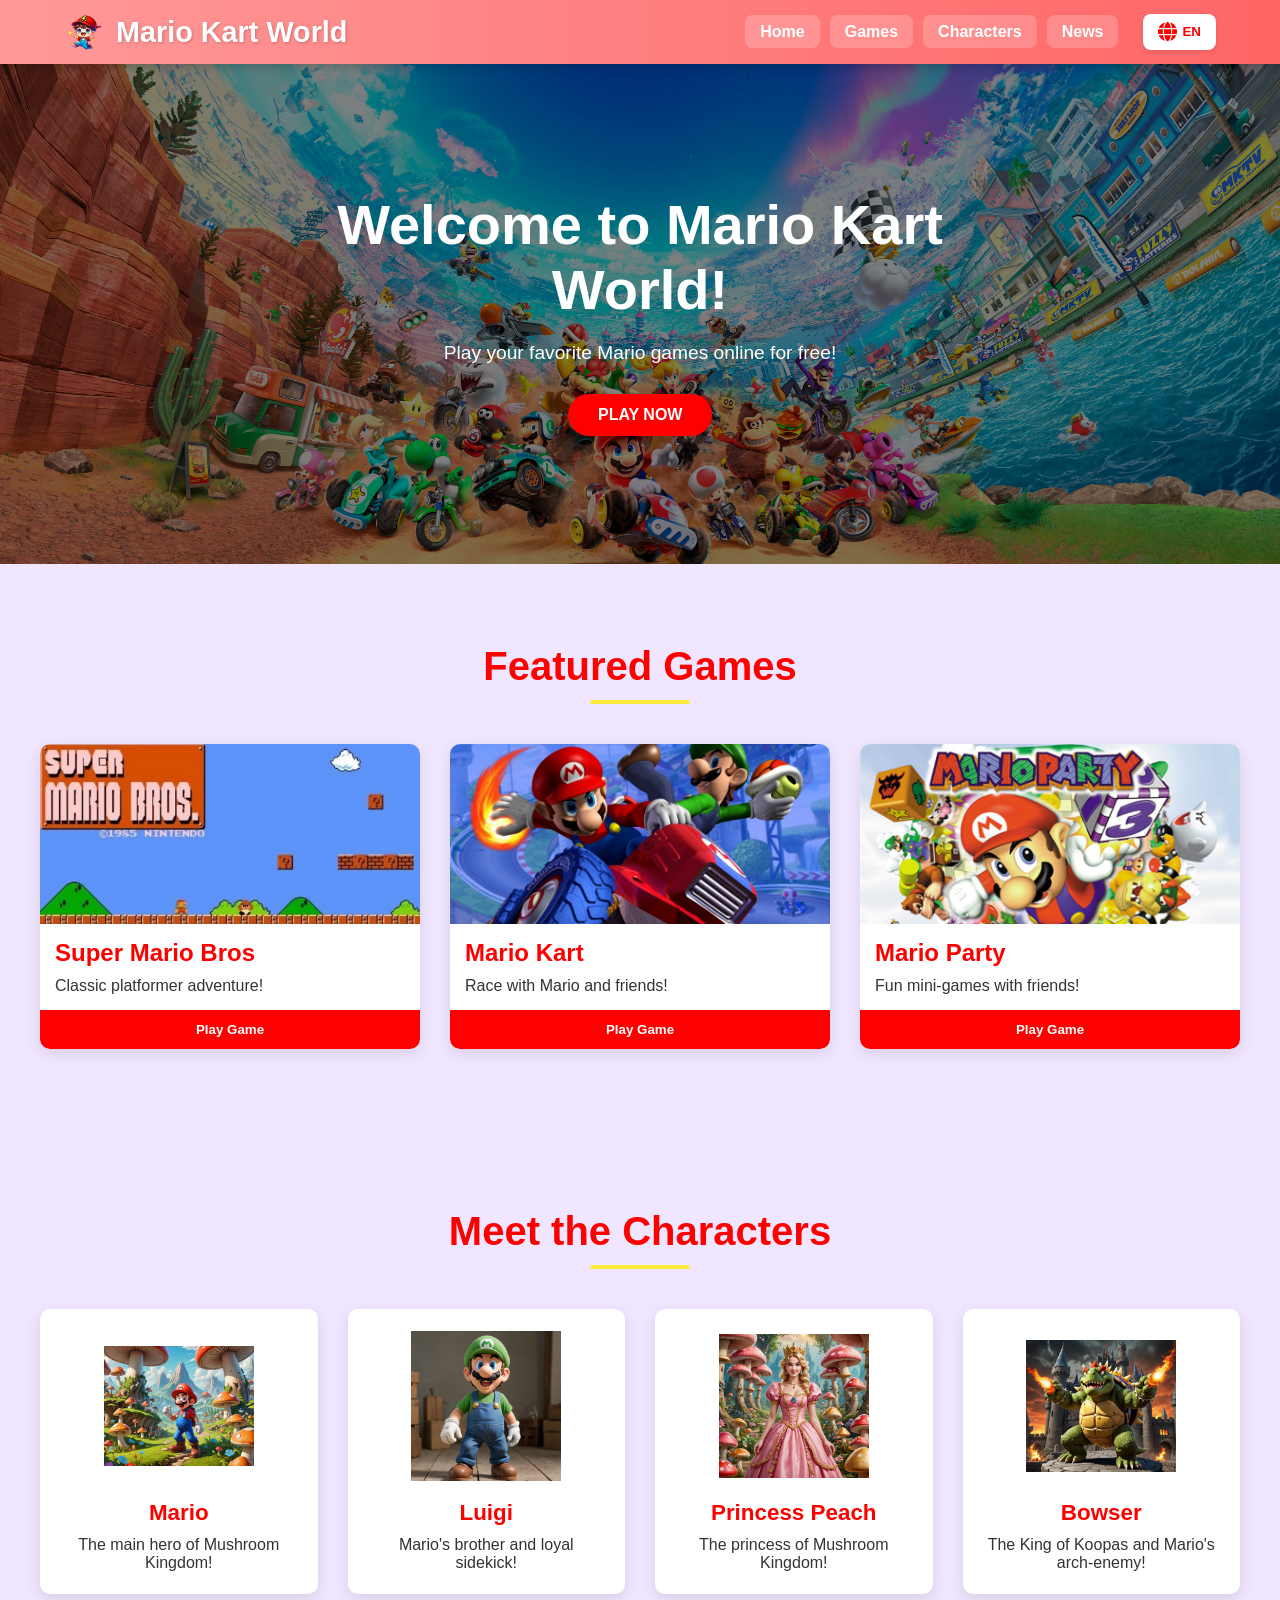
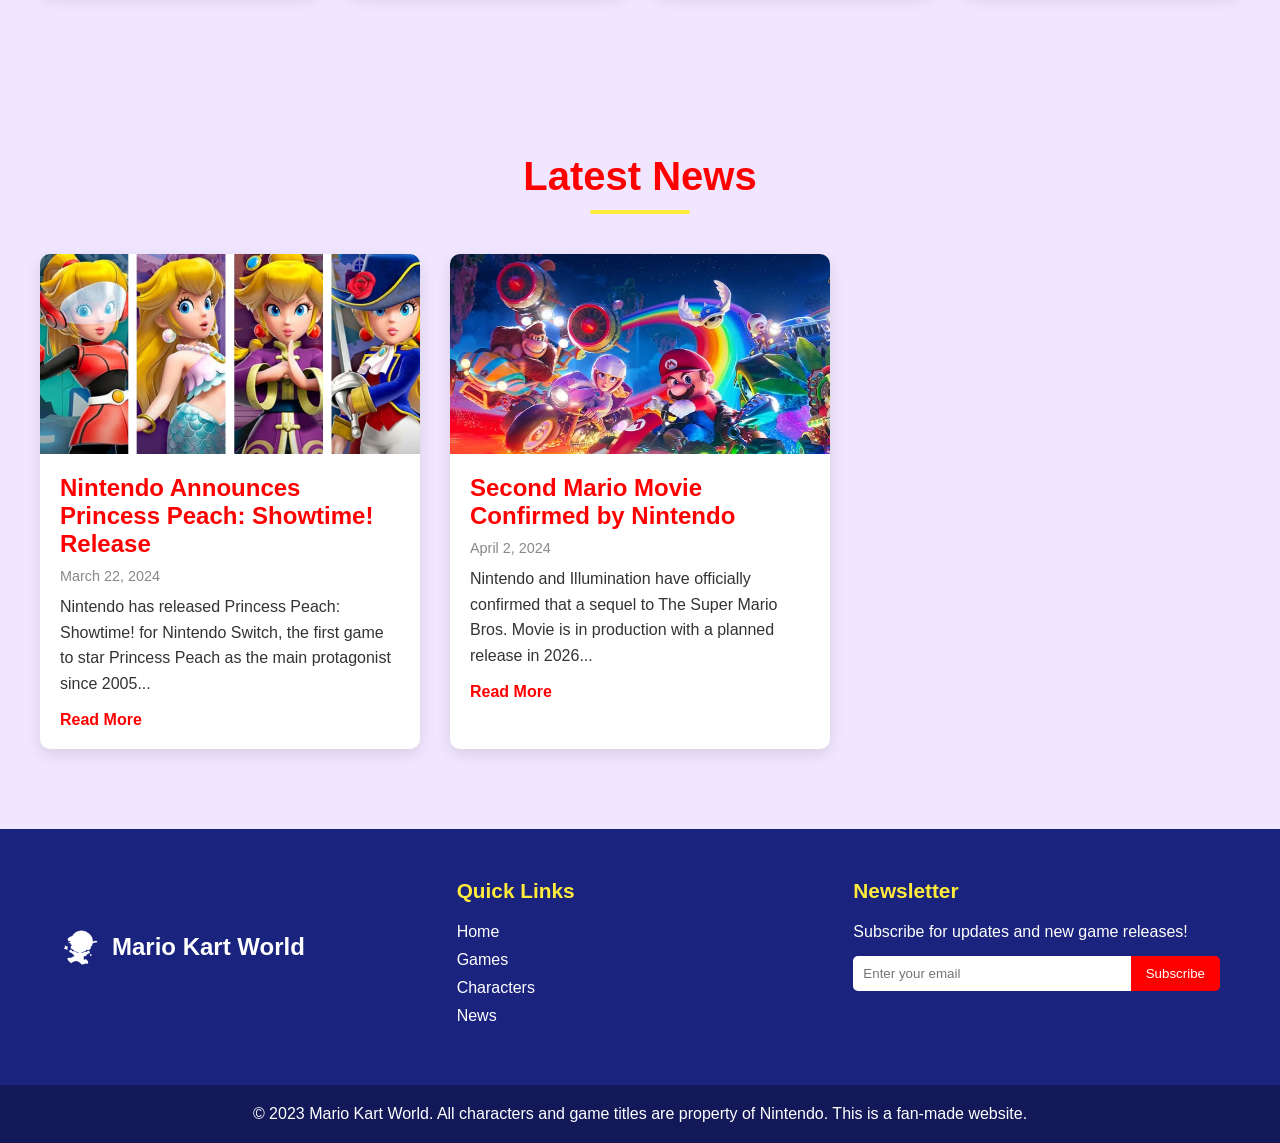
<file: index.html>
<!DOCTYPE html>
<html lang="en">
<head>
    <!-- Google tag (gtag.js) -->
    <script async src="https://www.googletagmanager.com/gtag/js?id=G-Q4ZQSZ8SS9"></script>
    <script>
      window.dataLayer = window.dataLayer || [];
      function gtag(){dataLayer.push(arguments);}
      gtag('js', new Date());

      gtag('config', 'G-Q4ZQSZ8SS9');
    </script>
    <meta charset="UTF-8">
    <meta name="viewport" content="width=device-width, initial-scale=1.0">
    <title>Mario Kart World</title>
    <link rel="stylesheet" href="css/style.css">
    <!-- 字体图标库 -->
    <link rel="stylesheet" href="https://cdnjs.cloudflare.com/ajax/libs/font-awesome/6.0.0-beta3/css/all.min.css">
</head>
<body>
    <!-- 导航栏 -->
    <header>
        <div class="logo">
            <img src="images/logo.png" alt="Mario Kart World Logo">
            <h1>Mario Kart World</h1>
        </div>
        <nav>
            <ul class="nav-links">
                <li><a href="#" class="lang-home">Home</a></li>
                <li><a href="#games" class="lang-games">Games</a></li>
                <li><a href="#characters" class="lang-characters">Characters</a></li>
                <li><a href="#news" class="lang-news">News</a></li>
            </ul>
            <!-- 语言选择按钮 -->
            <div class="language-selector">
                <button id="language-btn">
                    <i class="fas fa-globe"></i>
                    <span class="current-lang">EN</span>
                </button>
                <div class="language-dropdown">
                    <a href="#" data-lang="en">English</a>
                    <a href="#" data-lang="zh">中文</a>
                </div>
            </div>
        </nav>
        <div class="menu-toggle">
            <i class="fas fa-bars"></i>
        </div>
    </header>

    <!-- 英雄区域 -->
    <section class="hero">
        <div class="hero-content">
            <h2 class="lang-hero-title">Welcome to Mario Kart World!</h2>
            <p class="lang-hero-desc">Play your favorite Mario games online for free!</p>
            <a href="https://jcw87.github.io/c2-smb1/" class="btn lang-play-now" target="_blank">Play Now</a>
        </div>
    </section>

    <!-- 游戏区域 -->
    <section id="games" class="games-section">
        <h2 class="section-title lang-games-title">Featured Games</h2>
        <div class="games-container">
            <div class="game-card">
                <div class="game-thumbnail">
                    <img src="images/game1.jpg" alt="Super Mario Bros">
                </div>
                <h3>Super Mario Bros</h3>
                <p class="lang-game1-desc">Classic platformer adventure!</p>
                <button class="play-btn lang-play-game" data-game="https://jcw87.github.io/c2-smb1/">Play Game</button>
            </div>
            <div class="game-card">
                <div class="game-thumbnail">
                    <img src="images/game2.jpg" alt="Mario Kart">
                </div>
                <h3>Mario Kart</h3>
                <p class="lang-game2-desc">Race with Mario and friends!</p>
                <button class="play-btn lang-play-game" data-game="game2.html">Play Game</button>
            </div>
            <div class="game-card">
                <div class="game-thumbnail">
                    <img src="images/game3.jpg" alt="Mario Party">
                </div>
                <h3>Mario Party</h3>
                <p class="lang-game3-desc">Fun mini-games with friends!</p>
                <button class="play-btn lang-play-game" data-game="game3.html">Play Game</button>
            </div>
        </div>
    </section>

    <!-- 游戏展示区 (iframe) -->
    <section id="game-display" class="game-display hidden">
        <div class="game-container">
            <div class="game-header">
                <h3 id="current-game-title">Game Title</h3>
                <button id="close-game"><i class="fas fa-times"></i></button>
            </div>
            <div class="iframe-container">
                <iframe id="game-iframe" src="" frameborder="0" allowfullscreen></iframe>
                <div class="loading-spinner">
                    <i class="fas fa-spinner fa-spin"></i>
                    <p class="lang-loading">Loading...</p>
                </div>
            </div>
            <div class="game-controls">
                <button id="fullscreen-btn"><i class="fas fa-expand"></i> <span class="lang-fullscreen">Fullscreen</span></button>
            </div>
        </div>
    </section>

    <!-- 角色区域 -->
    <section id="characters" class="characters-section">
        <h2 class="section-title lang-characters-title">Meet the Characters</h2>
        <div class="characters-container">
            <div class="character-card">
                <img src="images/characters/mario.png" alt="Mario">
                <h3>Mario</h3>
                <p class="lang-mario-desc">The main hero of Mushroom Kingdom!</p>
            </div>
            <div class="character-card">
                <img src="images/characters/luigi.png" alt="Luigi">
                <h3>Luigi</h3>
                <p class="lang-luigi-desc">Mario's brother and loyal sidekick!</p>
            </div>
            <div class="character-card">
                <img src="images/characters/peach.png" alt="Princess Peach">
                <h3>Princess Peach</h3>
                <p class="lang-peach-desc">The princess of Mushroom Kingdom!</p>
            </div>
            <div class="character-card">
                <img src="images/characters/bowser.png" alt="Bowser">
                <h3>Bowser</h3>
                <p class="lang-bowser-desc">The King of Koopas and Mario's arch-enemy!</p>
            </div>
        </div>
    </section>

    <!-- 新闻区域 -->
    <section id="news" class="news-section">
        <h2 class="section-title lang-news-title">Latest News</h2>
        <div class="news-container">
            <div class="news-card">
                <div class="news-image">
                    <img src="images/news1.jpg" alt="News 1">
                </div>
                <div class="news-content">
                    <h3 class="lang-news1-title">Nintendo Announces Princess Peach: Showtime! Release</h3>
                    <p class="news-date">March 22, 2024</p>
                    <p class="news-excerpt lang-news1-excerpt">Nintendo has released Princess Peach: Showtime! for Nintendo Switch, the first game to star Princess Peach as the main protagonist since 2005...</p>
                    <a href="#" class="read-more lang-read-more">Read More</a>
                </div>
            </div>
            <div class="news-card">
                <div class="news-image">
                    <img src="images/news2.jpg" alt="News 2">
                </div>
                <div class="news-content">
                    <h3 class="lang-news2-title">Second Mario Movie Confirmed by Nintendo</h3>
                    <p class="news-date">April 2, 2024</p>
                    <p class="news-excerpt lang-news2-excerpt">Nintendo and Illumination have officially confirmed that a sequel to The Super Mario Bros. Movie is in production with a planned release in 2026...</p>
                    <a href="#" class="read-more lang-read-more">Read More</a>
                </div>
            </div>
        </div>
    </section>

    <!-- 页脚 -->
    <footer>
        <div class="footer-content">
            <div class="footer-logo">
                <img src="images/logo-small.png" alt="Mario Kart World">
                <p>Mario Kart World</p>
            </div>
            <div class="footer-links">
                <h3 class="lang-quick-links">Quick Links</h3>
                <ul>
                    <li><a href="#" class="lang-home">Home</a></li>
                    <li><a href="#games" class="lang-games">Games</a></li>
                    <li><a href="#characters" class="lang-characters">Characters</a></li>
                    <li><a href="#news" class="lang-news">News</a></li>
                </ul>
            </div>
            <div class="footer-newsletter">
                <h3 class="lang-newsletter">Newsletter</h3>
                <p class="lang-newsletter-desc">Subscribe for updates and new game releases!</p>
                <form>
                    <input type="email" placeholder="Enter your email" required>
                    <button type="submit" class="lang-subscribe">Subscribe</button>
                </form>
            </div>
        </div>
        <div class="footer-bottom">
            <p class="lang-copyright">© 2023 Mario Kart World. All characters and game titles are property of Nintendo. This is a fan-made website.</p>
        </div>
    </footer>

    <!-- JavaScript -->
    <script src="js/main.js"></script>
    <script src="js/language.js"></script>
</body>
</html>
</file>
<file: css/style.css>
/* 全局样式 */
:root {
    /* 定义主题颜色变量 */
    --primary-color: #ff0000; /* 马里奥红 */
    --secondary-color: #4caf50; /* 绿色管道 */
    --accent-color: #ffeb3b; /* 金币黄 */
    --dark-color: #333;
    --light-color: #f5f5f5;
    --text-color: #333;
    --background-color: #e7f5ff; /* 浅蓝色背景，类似马里奥的天空 */
}

* {
    margin: 0;
    padding: 0;
    box-sizing: border-box;
    font-family: 'Arial', sans-serif;
}

body {
    color: var(--text-color);
    background-color: var(--background-color);
    overflow-x: hidden;
}

.hidden {
    display: none !important;
}

/* 容器通用样式 */
.container {
    width: 100%;
    max-width: 1200px;
    margin: 0 auto;
    padding: 0 20px;
}

/* 标题样式 */
.section-title {
    text-align: center;
    margin-bottom: 40px;
    color: var(--primary-color);
    font-size: 2.5rem;
    position: relative;
    padding-bottom: 15px;
}

.section-title::after {
    content: '';
    position: absolute;
    bottom: 0;
    left: 50%;
    transform: translateX(-50%);
    width: 100px;
    height: 4px;
    background-color: var(--accent-color);
    border-radius: 2px;
}

/* 按钮样式 */
.btn {
    display: inline-block;
    padding: 12px 30px;
    background-color: var(--primary-color);
    color: white;
    border: none;
    border-radius: 25px;
    font-size: 1rem;
    font-weight: bold;
    text-transform: uppercase;
    text-decoration: none;
    cursor: pointer;
    transition: all 0.3s ease;
    box-shadow: 0 4px 6px rgba(0, 0, 0, 0.1);
}

.btn:hover {
    background-color: #e60000;
    transform: translateY(-3px);
    box-shadow: 0 6px 10px rgba(0, 0, 0, 0.15);
}

/* 导航栏样式 */
header {
    background: linear-gradient(to right, #ff9999, #ff6666); /* 更淡的马里奥红色渐变 */
    box-shadow: 0 2px 10px rgba(0, 0, 0, 0.2);
    position: sticky;
    top: 0;
    z-index: 1000;
    display: flex;
    justify-content: space-between;
    align-items: center;
    padding: 12px 5%;
}

.logo {
    display: flex;
    align-items: center;
    background-color: transparent;
    padding: 0;
    border-radius: 0;
    box-shadow: none;
}

.logo img {
    height: 40px;
    margin-right: 12px;
    object-fit: contain;
}

.logo h1 {
    font-size: 1.8rem;
    color: white;
    font-weight: bold;
    text-shadow: 1px 1px 3px rgba(0, 0, 0, 0.2);
}

nav {
    display: flex;
    align-items: center;
}

.nav-links {
    display: flex;
    list-style: none;
}

.nav-links li a {
    text-decoration: none;
    color: white;
    font-weight: 600;
    padding: 8px 15px;
    margin: 0 5px;
    transition: all 0.3s ease;
    border-radius: 8px;
    background-color: rgba(255, 255, 255, 0.2);
}

.nav-links li a:hover {
    color: var(--primary-color);
    background-color: white;
    box-shadow: 0 2px 5px rgba(0, 0, 0, 0.1);
}

/* 语言选择器样式 */
.language-selector {
    position: relative;
    margin-left: 20px;
}

#language-btn {
    display: flex;
    align-items: center;
    background-color: white;
    border: none;
    cursor: pointer;
    padding: 8px 15px;
    color: var(--primary-color);
    font-weight: 600;
    border-radius: 8px;
    transition: all 0.3s ease;
    box-shadow: 0 2px 5px rgba(0, 0, 0, 0.1);
}

#language-btn:hover {
    background-color: #f8f8f8;
    transform: translateY(-2px);
    box-shadow: 0 4px 8px rgba(0, 0, 0, 0.15);
}

#language-btn i {
    margin-right: 5px;
    font-size: 1.2rem;
}

.language-dropdown {
    position: absolute;
    top: calc(100% + 5px);
    right: 0;
    background-color: white;
    box-shadow: 0 5px 15px rgba(0, 0, 0, 0.15);
    border-radius: 8px;
    z-index: 100;
    width: 150px;
    display: none;
    overflow: hidden;
}

.language-dropdown.active {
    display: block;
}

.language-dropdown a {
    display: block;
    padding: 12px 15px;
    text-decoration: none;
    color: var(--dark-color);
    transition: all 0.2s ease;
    border-bottom: 1px solid #f0f0f0;
}

.language-dropdown a:last-child {
    border-bottom: none;
}

.language-dropdown a:hover {
    background-color: #f8f8f8;
    color: var(--primary-color);
}

/* 移动设备菜单切换 */
.menu-toggle {
    display: none;
    font-size: 1.5rem;
    cursor: pointer;
    color: #333; /* 深色图标 */
}

/* 英雄区域样式 */
.hero {
    height: 500px;
    background-image: linear-gradient(rgba(0, 0, 0, 0.5), rgba(0, 0, 0, 0.5)), url('../images/首页轮播图.jpg');
    background-size: cover;
    background-position: center;
    color: white;
    display: flex;
    align-items: center;
    justify-content: center;
    text-align: center;
}

.hero-content {
    max-width: 800px;
    padding: 0 20px;
}

.hero-content h2 {
    font-size: 3.5rem;
    margin-bottom: 20px;
    animation: fadeInDown 1s ease-out;
}

.hero-content p {
    font-size: 1.2rem;
    margin-bottom: 30px;
    animation: fadeInUp 1s ease-out;
}

.hero-content .btn {
    animation: bounceIn 1s ease-out 0.5s;
    animation-fill-mode: both;
}

/* 游戏区域样式 */
.games-section {
    padding: 80px 20px;
    background-color: #f0e6ff; /* 轻柔的紫色，统一配色 */
}

.games-container {
    display: grid;
    grid-template-columns: repeat(auto-fill, minmax(300px, 1fr));
    gap: 30px;
    max-width: 1200px;
    margin: 0 auto;
}

.game-card {
    background-color: white;
    border-radius: 10px;
    overflow: hidden;
    box-shadow: 0 5px 15px rgba(0, 0, 0, 0.1);
    transition: transform 0.3s ease, box-shadow 0.3s ease;
}

.game-card:hover {
    transform: translateY(-10px);
    box-shadow: 0 15px 30px rgba(0, 0, 0, 0.15);
}

.game-thumbnail {
    width: 100%;
    height: 180px;
    overflow: hidden;
}

.game-thumbnail img {
    width: 100%;
    height: 100%;
    object-fit: cover;
    transition: transform 0.5s ease;
}

.game-card:hover .game-thumbnail img {
    transform: scale(1.1);
}

.game-card h3 {
    padding: 15px 15px 10px;
    color: var(--primary-color);
    font-size: 1.5rem;
}

.game-card p {
    padding: 0 15px 15px;
    color: var(--text-color);
}

.play-btn {
    display: block;
    width: 100%;
    padding: 12px;
    background-color: var(--primary-color);
    color: white;
    border: none;
    font-weight: bold;
    cursor: pointer;
    transition: background-color 0.3s ease;
}

.play-btn:hover {
    background-color: #e60000;
}

/* 游戏展示区样式 */
.game-display {
    position: fixed;
    top: 0;
    left: 0;
    right: 0;
    bottom: 0;
    background-color: rgba(0, 0, 0, 0.9);
    z-index: 2000;
    display: flex;
    align-items: center;
    justify-content: center;
}

.game-container {
    width: 90%;
    max-width: 1000px;
    background-color: white;
    border-radius: 10px;
    overflow: hidden;
}

.game-header {
    display: flex;
    justify-content: space-between;
    align-items: center;
    padding: 15px 20px;
    background-color: var(--primary-color);
    color: white;
}

.game-header h3 {
    font-size: 1.5rem;
}

#close-game {
    background: transparent;
    border: none;
    color: white;
    font-size: 1.5rem;
    cursor: pointer;
}

.iframe-container {
    position: relative;
    width: 100%;
    height: 0;
    padding-bottom: 56.25%; /* 16:9 宽高比 */
}

#game-iframe {
    position: absolute;
    top: 0;
    left: 0;
    width: 100%;
    height: 100%;
    background-color: black;
}

.loading-spinner {
    position: absolute;
    top: 0;
    left: 0;
    width: 100%;
    height: 100%;
    display: flex;
    flex-direction: column;
    justify-content: center;
    align-items: center;
    background-color: rgba(0, 0, 0, 0.7);
    color: white;
}

.loading-spinner i {
    font-size: 3rem;
    margin-bottom: 10px;
}

.game-controls {
    padding: 15px;
    display: flex;
    justify-content: flex-end;
}

#fullscreen-btn {
    padding: 8px 15px;
    background-color: var(--secondary-color);
    color: white;
    border: none;
    border-radius: 5px;
    cursor: pointer;
    display: flex;
    align-items: center;
}

#fullscreen-btn i {
    margin-right: 5px;
}

/* 角色区域样式 */
.characters-section {
    padding: 80px 20px;
    background-color: #f0e6ff; /* 轻柔的紫色，类似夜晚的马里奥世界 */
}

.characters-container {
    display: grid;
    grid-template-columns: repeat(auto-fill, minmax(250px, 1fr));
    gap: 30px;
    max-width: 1200px;
    margin: 0 auto;
}

.character-card {
    text-align: center;
    padding: 20px;
    background-color: white;
    border-radius: 10px;
    box-shadow: 0 5px 15px rgba(0, 0, 0, 0.1);
    transition: transform 0.3s ease, box-shadow 0.3s ease;
    border: 2px solid transparent;
}

.character-card:hover {
    transform: translateY(-10px);
    border-color: var(--primary-color);
    box-shadow: 0 15px 30px rgba(255, 0, 0, 0.2);
}

.character-card img {
    width: 150px;
    height: 150px;
    object-fit: contain;
    margin-bottom: 15px;
    transition: transform 0.5s ease;
}

.character-card:hover img {
    transform: scale(1.1);
}

.character-card h3 {
    color: var(--primary-color);
    margin-bottom: 10px;
    font-size: 1.4rem;
}

.character-card p {
    color: var(--text-color);
}

/* 新闻区域样式 */
.news-section {
    padding: 80px 20px;
    background-color: #f0e6ff; /* 轻柔的紫色，统一配色 */
}

.news-container {
    display: grid;
    grid-template-columns: repeat(auto-fill, minmax(350px, 1fr));
    gap: 30px;
    max-width: 1200px;
    margin: 0 auto;
}

.news-card {
    background-color: white;
    border-radius: 10px;
    overflow: hidden;
    box-shadow: 0 5px 15px rgba(0, 0, 0, 0.1);
    transition: transform 0.3s ease;
}

.news-card:hover {
    transform: translateY(-10px);
}

.news-image {
    width: 100%;
    height: 200px;
    overflow: hidden;
}

.news-image img {
    width: 100%;
    height: 100%;
    object-fit: cover;
    transition: transform 0.5s ease;
}

.news-card:hover .news-image img {
    transform: scale(1.1);
}

.news-content {
    padding: 20px;
}

.news-content h3 {
    color: var(--primary-color);
    margin-bottom: 10px;
    font-size: 1.5rem;
}

.news-date {
    color: #888;
    font-size: 0.9rem;
    margin-bottom: 10px;
}

.news-excerpt {
    margin-bottom: 15px;
    line-height: 1.6;
}

.read-more {
    display: inline-block;
    color: var(--primary-color);
    font-weight: bold;
    text-decoration: none;
    transition: color 0.3s ease;
}

.read-more:hover {
    color: #e60000;
}

/* 页脚样式 */
footer {
    background-color: #1a237e; /* 深蓝色，类似马里奥夜间关卡 */
    color: white;
    padding-top: 50px;
}

.footer-content {
    display: grid;
    grid-template-columns: repeat(auto-fit, minmax(250px, 1fr));
    gap: 30px;
    max-width: 1200px;
    margin: 0 auto;
    padding: 0 20px 50px;
}

.footer-logo {
    display: flex;
    align-items: center;
    margin-bottom: 20px;
}

.footer-logo img {
    height: 40px;
    margin-right: 12px;
    object-fit: contain;
    max-width: 100%;
    filter: brightness(0) invert(1); /* 将任何颜色的图标转为白色 */
}

.footer-logo p {
    font-size: 1.5rem;
    font-weight: bold;
    color: white;
}

.footer-links h3 {
    margin-bottom: 20px;
    font-size: 1.3rem;
    color: var(--accent-color);
}

.footer-links ul {
    list-style: none;
}

.footer-links ul li {
    margin-bottom: 10px;
}

.footer-links ul li a {
    color: white;
    text-decoration: none;
    transition: color 0.3s ease;
}

.footer-links ul li a:hover {
    color: var(--accent-color);
}

.footer-newsletter h3 {
    margin-bottom: 20px;
    font-size: 1.3rem;
    color: var(--accent-color);
}

.footer-newsletter p {
    margin-bottom: 15px;
}

.footer-newsletter form {
    display: flex;
}

.footer-newsletter input {
    flex: 1;
    padding: 10px;
    border: none;
    border-radius: 5px 0 0 5px;
}

.footer-newsletter button {
    padding: 10px 15px;
    background-color: var(--primary-color);
    color: white;
    border: none;
    border-radius: 0 5px 5px 0;
    cursor: pointer;
    transition: background-color 0.3s ease;
}

.footer-newsletter button:hover {
    background-color: #e60000;
}

.footer-bottom {
    text-align: center;
    padding: 20px;
    background-color: rgba(0, 0, 0, 0.3);
}

/* 响应式设计 */
@media screen and (max-width: 900px) {
    .nav-links {
        display: none;
        position: absolute;
        top: 70px;
        left: 0;
        width: 100%;
        background-color: white;
        flex-direction: column;
        padding: 20px 0;
        box-shadow: 0 5px 10px rgba(0, 0, 0, 0.1);
    }
    
    .nav-links.active {
        display: flex;
    }
    
    .nav-links li {
        margin: 10px 20px;
    }
    
    .nav-links li a {
        color: var(--primary-color);
        background-color: #f8f8f8;
        display: block;
        text-align: center;
    }
    
    .menu-toggle {
        display: block;
        color: white;
        background-color: rgba(255, 255, 255, 0.2);
        padding: 8px 10px;
        border-radius: 8px;
    }
    
    .hero-content h2 {
        font-size: 2.5rem;
    }
}

@media screen and (max-width: 600px) {
    .hero-content h2 {
        font-size: 2rem;
    }
    
    .hero-content p {
        font-size: 1rem;
    }
    
    .section-title {
        font-size: 2rem;
    }
    
    .footer-newsletter form {
        flex-direction: column;
    }
    
    .footer-newsletter input {
        margin-bottom: 10px;
        border-radius: 5px;
    }
    
    .footer-newsletter button {
        border-radius: 5px;
    }
}

/* 动画效果 */
@keyframes fadeInDown {
    from {
        opacity: 0;
        transform: translateY(-30px);
    }
    to {
        opacity: 1;
        transform: translateY(0);
    }
}

@keyframes fadeInUp {
    from {
        opacity: 0;
        transform: translateY(30px);
    }
    to {
        opacity: 1;
        transform: translateY(0);
    }
}

@keyframes bounceIn {
    0% {
        opacity: 0;
        transform: scale(0.8);
    }
    50% {
        opacity: 1;
        transform: scale(1.05);
    }
    100% {
        transform: scale(1);
    }
}
</file>
